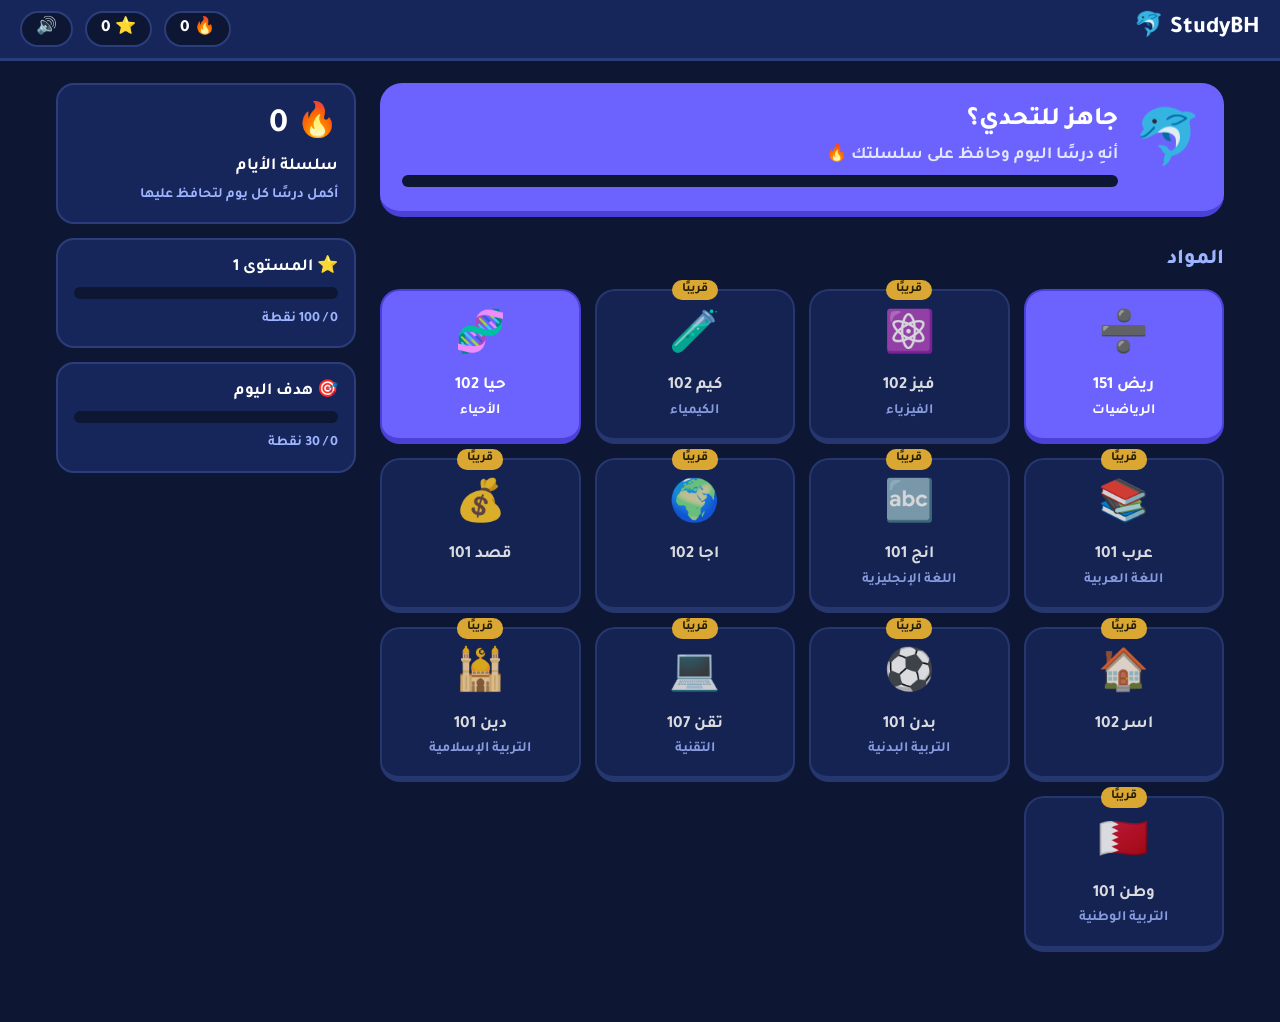
<file: index.html>
<!DOCTYPE html>
<html lang="ar" dir="rtl">
<head>
<meta charset="UTF-8">
<meta name="viewport" content="width=device-width, initial-scale=1">
<title>StudyBH – الصف الأول الثانوي</title>
<link href="https://fonts.googleapis.com/css2?family=Tajawal:wght@500;700;800&display=swap" rel="stylesheet">
<link rel="stylesheet" href="css/style.css">
</head>
<body>
<div id="top"><span class="logo" onclick="home()">StudyBH 🐬</span><span class="pill" id="st"></span><span class="pill" id="xp"></span><button class="pill" id="sn" onclick="mute()">🔊</button></div>
<div class="shell"><main id="app"></main><aside id="side"></aside></div>
<div id="toast"></div>

<!-- الترتيب مهم: المحرك ← المواد ← التطبيق -->
<script src="js/engine.js"></script>
<script src="js/subjects/math151.js"></script>
<script src="js/subjects/physics102.js"></script>
<script src="js/subjects/chemistry102.js"></script>
<script src="js/subjects/biology102.js"></script>
<script src="js/app.js"></script>
</body>
</html>
</file>
<file: css/style.css>
/* ====== الألوان: غيّرها من هنا فقط ====== */
:root{--bg:#0d1633;--card:#17265a;--line:#2b3d7a;--p:#6c63ff;--p2:#4a42d6;--acc:#ffc233;--acc2:#c99200;--ok:#2ed3a0;--bad:#ff6b81;--mut:#9db4ff;--s:1}
*{box-sizing:border-box}
html,body{margin:0;min-height:100%;background:var(--bg);color:#fff;font:700 17px/1.6 Tajawal,"Segoe UI",Tahoma,sans-serif;-webkit-tap-highlight-color:transparent}
button{font:inherit;cursor:pointer;color:inherit}
.m{unicode-bidi:isolate;direction:ltr;display:inline-block;font:700 1.05em "Times New Roman",serif;color:var(--acc)}
#top{position:sticky;top:0;z-index:5;background:var(--card);border-bottom:3px solid var(--line);display:flex;align-items:center;gap:12px;padding:10px 20px}
#top .logo{font-weight:800;font-size:1.4rem;margin-inline-end:auto;cursor:pointer}
.pill{background:var(--bg);border:2px solid var(--line);border-radius:20px;padding:2px 14px;font-weight:800}
.shell{display:grid;grid-template-columns:1fr;gap:24px;max-width:1200px;margin:0 auto;padding:22px 16px 70px}
#side{display:none}
@media(min-width:900px){.shell{grid-template-columns:1fr 300px}#side{display:block}:root{--s:1.3}}
@media(max-width:600px){:root{--s:.6}}
.sc{background:var(--card);border:2px solid var(--line);border-radius:18px;padding:14px 16px;margin-bottom:14px}
.sc .b2{font-size:2rem}.sc small{color:var(--mut)}
.goal{height:12px;background:var(--bg);border-radius:8px;margin:6px 0;overflow:hidden}.goal i{display:block;height:100%;background:var(--acc);border-radius:8px;transition:width .5s}
.hero{background:var(--p);border-bottom:6px solid var(--p2);border-radius:22px;padding:18px 22px;display:flex;gap:16px;align-items:center}
.hero .face{font-size:3.2rem}.hero .t1{font-size:1.5rem;font-weight:800}.hero div div+div{color:#e3e6ff}
.lab{margin:26px 0 12px;font-size:1.25rem;font-weight:800;color:var(--mut)}
.grid{display:grid;grid-template-columns:repeat(auto-fill,minmax(160px,1fr));gap:14px}
.card{background:var(--card);border:2px solid var(--line);border-bottom:6px solid var(--line);border-radius:20px;padding:16px 8px;text-align:center;position:relative;transition:transform .15s}
.card:hover{transform:translateY(-4px)}
.card .e{font-size:2.4rem;display:block}.card b{display:block}.card small{display:block;color:var(--mut);min-height:1.6em}
.card.on{background:var(--p);border-color:var(--p2);border-bottom-color:var(--p2)}.card.on small{color:#fff}
.card:not(.on){opacity:.85}
.tag{position:absolute;top:-11px;left:50%;transform:translateX(-50%);background:var(--acc);color:#2a2000;font-size:.75rem;border-radius:10px;padding:0 10px}
.btn{display:block;width:100%;background:var(--p);color:#fff;border:0;border-bottom:5px solid var(--p2);border-radius:16px;padding:12px;font-size:1.15rem;font-weight:800}
.btn:active{transform:translateY(3px);border-bottom-width:2px}
.btn.gold{background:var(--acc);color:#2a2000;border-bottom-color:var(--acc2)}
.btn.off{background:var(--line);color:var(--mut);border-bottom-color:#22336a;pointer-events:none}
.back{background:none;border:0;color:var(--mut);font-weight:800;padding:0;margin-bottom:10px}
.unit{border-radius:20px;padding:14px 20px;border-bottom:6px solid rgba(0,0,0,.3);margin-top:8px}
.unit small{display:block;opacity:.9}.unit b{font-size:1.3rem}
.u0{background:#6c63ff}.u1{background:#00a6c8}.u2{background:#e0527f}
.path{display:flex;flex-direction:column;align-items:center;gap:76px;padding:30px 0 70px}
.node{width:84px;height:84px;border-radius:50%;border:0;border-bottom:8px solid var(--p2);background:var(--p);color:#fff;font-size:1.5rem;font-weight:800;position:relative;transform:translateX(calc(var(--o)*var(--s)*1px));transition:filter .15s}
.node:hover{filter:brightness(1.15)}.node:active{margin-top:4px;border-bottom-width:4px}
.node.done{background:var(--acc);color:#2a2000;border-bottom-color:var(--acc2)}
.node.lock{background:#223268;color:var(--mut);border-bottom-color:#18244f}
.node.test{width:96px;height:96px;font-size:2rem}
.node .lbl{position:absolute;top:100%;left:50%;transform:translateX(-50%);font-size:.85rem;font-weight:700;color:#fff;width:170px;text-align:center;margin-top:8px;line-height:1.3}
.node.go{animation:pulse 1.6s infinite}
.node.go::before{content:"ابدأ";position:absolute;top:-36px;left:50%;transform:translateX(-50%);background:#fff;color:var(--p2);border-radius:12px;padding:0 12px;font-size:.9rem}
@keyframes pulse{0%{box-shadow:0 0 0 0 #6c63ffaa}100%{box-shadow:0 0 0 22px #6c63ff00}}
.ov{position:fixed;inset:0;background:var(--bg);z-index:10;display:flex;flex-direction:column}
.dim{background:#000a;justify-content:flex-end;align-items:center;z-index:12}
.sheet{background:var(--card);border-top:4px solid var(--p);border-radius:26px 26px 0 0;width:100%;max-width:640px;padding:22px 22px 26px;animation:up .25s}
@keyframes up{from{transform:translateY(60px);opacity:0}}
.bar{display:flex;align-items:center;gap:12px;padding:14px 16px;max-width:760px;width:100%;margin:0 auto}
.x{background:none;border:0;font-size:1.5rem;color:var(--mut)}
.prog{flex:1;height:16px;background:var(--card);border-radius:10px;overflow:hidden}.prog i{display:block;height:100%;width:0;background:var(--acc);border-radius:10px;transition:width .35s}
.body{flex:1;overflow:auto;max-width:760px;width:100%;margin:0 auto;padding:6px 18px 20px}
.ttl{font-size:1.7rem;font-weight:800;margin:6px 0 14px}
.box{background:var(--card);border:2px solid var(--line);border-radius:16px;padding:12px 16px;margin:10px 0}
.row{display:flex;align-items:center;gap:12px;margin:10px 0}
.chip{min-width:48px;height:48px;border-radius:14px;background:var(--p);display:grid;place-items:center;font-size:1.3rem;border-bottom:4px solid var(--p2)}
details.ex{background:var(--card);border:2px solid var(--line);border-radius:16px;padding:10px 16px;margin:10px 0}
details.ex summary{cursor:pointer;font-weight:800;color:var(--acc)}details.ex div{margin-top:8px;color:#fff}
table{width:100%;border-collapse:collapse;text-align:center;margin-top:8px}
th{background:var(--p);padding:6px}td{border:2px solid var(--line);padding:6px}
.foot{border-top:2px solid var(--line);padding:14px 16px;background:var(--card)}.foot .in{max-width:760px;margin:auto}
.foot.good{background:#0f3d3a;color:var(--ok)}.foot.bad{background:#4a1c2e;color:var(--bad)}
.foot .msg{font-weight:800;font-size:1.2rem;margin-bottom:6px}
.opt{display:block;width:100%;text-align:start;background:var(--card);border:2px solid var(--line);border-bottom:5px solid var(--line);border-radius:16px;padding:12px 16px;margin:10px 0;font-size:1.1rem;transition:transform .1s}
.opt:hover{border-color:var(--p)}.opt.sel{border-color:var(--p);background:#232f78}
.opt.right{border-color:var(--ok);background:#0f3d3a;color:var(--ok);animation:pop .35s}.opt.wrong{border-color:var(--bad);background:#4a1c2e;color:var(--bad)}
.shake{animation:sh .4s}@keyframes sh{25%{transform:translateX(-8px)}75%{transform:translateX(8px)}}
@keyframes pop{50%{transform:scale(1.04)}}
.combo{background:var(--acc);color:#2a2000;border-radius:12px;padding:0 10px;animation:pop .35s}
.center{text-align:center;padding-top:34px}.center .big{font-size:5.5rem;animation:pop .6s}
.stats{display:flex;gap:10px;justify-content:center;margin:16px 0}.stats div{border:2px solid var(--p);border-radius:14px;padding:6px 16px;min-width:96px}
.cf{position:fixed;top:-30px;z-index:30;pointer-events:none;animation:fall 1.7s ease-in forwards}
@keyframes fall{to{transform:translateY(108vh) rotate(360deg)}}
@media(prefers-reduced-motion:reduce){.cf{display:none}.node.go,.sheet,.shake,.opt.right,.center .big{animation:none}}
#toast{position:fixed;bottom:26px;left:50%;transform:translateX(-50%);background:var(--acc);color:#2a2000;padding:8px 22px;border-radius:20px;z-index:40;display:none}
</file>
